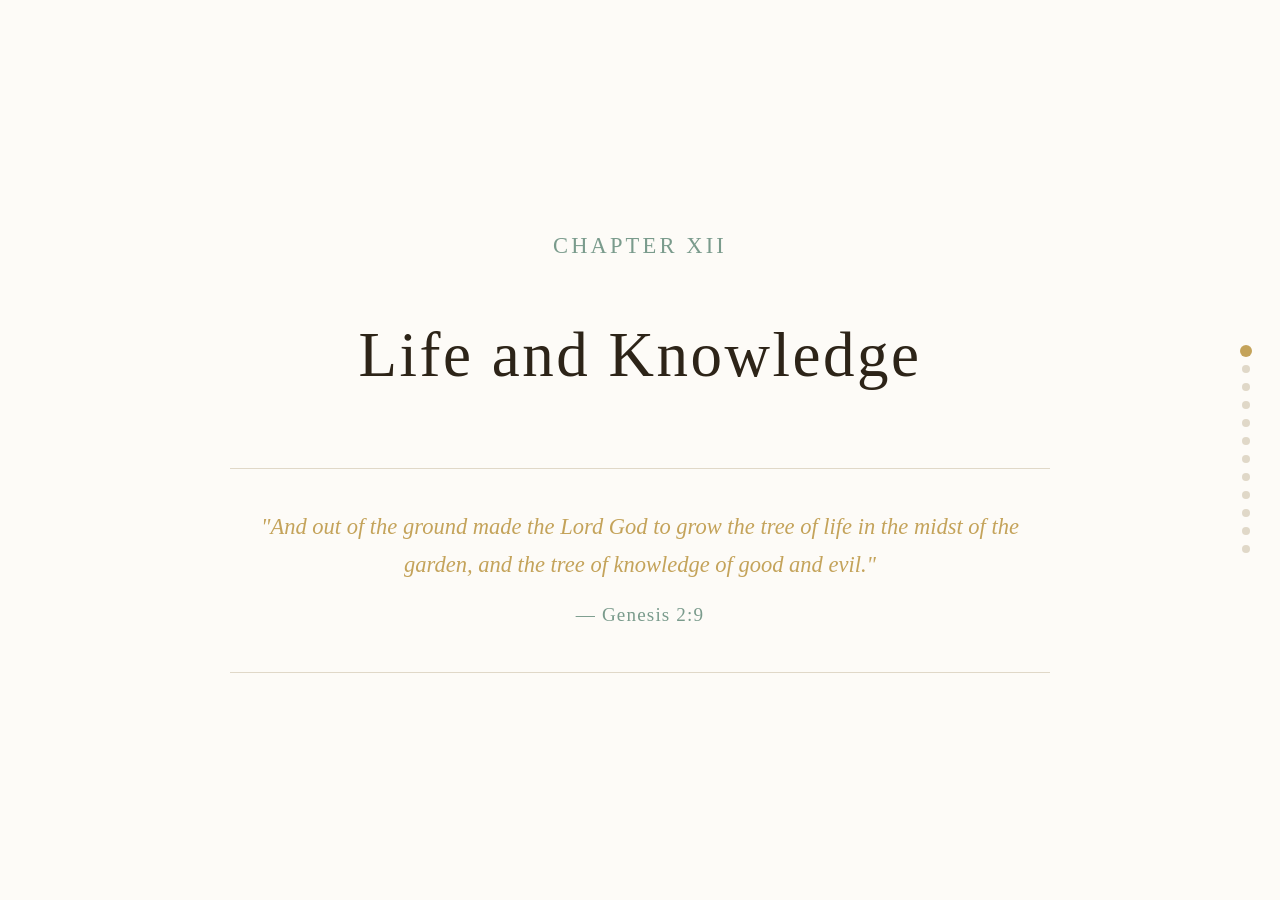
<file: inner_chamber_12/index.html>
<!DOCTYPE html>
<html lang="en">
<head>
<meta charset="UTF-8">
<meta name="viewport" content="width=device-width, initial-scale=1.0">
<title>Life and Knowledge — Sunday School</title>
<style>
  :root {
    --bg: #FDFBF7;
    --text: #2D2418;
    --accent: #C4A35A;
    --sage: #7A9B8C;
    --ai-bg: #F5F0E8;
    --text-light: #5C4E3A;
    --rule: #E0D8C8;
  }

  *, *::before, *::after { box-sizing: border-box; margin: 0; padding: 0; }

  html, body {
    height: 100%;
    overflow: hidden;
    background: var(--bg);
    color: var(--text);
    font-family: "Georgia", "Times New Roman", serif;
    font-size: clamp(16px, 2.2vh, 24px);
    line-height: 1.65;
    -webkit-font-smoothing: antialiased;
  }

  main {
    height: 100vh;
    overflow-y: auto;
    scroll-snap-type: y mandatory;
    scroll-behavior: smooth;
  }

  /* Each screen */
  .screen {
    min-height: 100vh;
    scroll-snap-align: start;
    display: flex;
    flex-direction: column;
    justify-content: center;
    align-items: center;
    padding: 8vh 12vw;
    position: relative;
  }

  .screen-inner {
    max-width: 820px;
    width: 100%;
    opacity: 0;
    transform: translateY(24px);
    transition: opacity 0.5s ease, transform 0.5s ease;
  }

  .screen.visible .screen-inner {
    opacity: 1;
    transform: translateY(0);
  }

  /* ── Title Screen ── */
  #title-screen {
    text-align: center;
  }

  #title-screen h1 {
    font-size: clamp(2.5rem, 7vh, 5rem);
    font-weight: normal;
    letter-spacing: 0.04em;
    color: var(--text);
    margin-bottom: 1.5rem;
  }

  #title-screen .chapter-num {
    font-size: clamp(1rem, 2.5vh, 1.4rem);
    text-transform: uppercase;
    letter-spacing: 0.14em;
    color: var(--sage);
    margin-bottom: 2rem;
  }

  #title-screen .epigraph {
    font-style: italic;
    color: var(--accent);
    font-size: clamp(1rem, 2.5vh, 1.3rem);
    border-top: 1px solid var(--rule);
    border-bottom: 1px solid var(--rule);
    padding: 2rem 0;
    margin-top: 3rem;
    line-height: 1.7;
  }

  #title-screen .epigraph cite {
    display: block;
    margin-top: 0.75rem;
    font-size: 0.85em;
    font-style: normal;
    color: var(--sage);
    letter-spacing: 0.06em;
  }

  /* ── Chapter Screens ── */
  .chapter-screen .screen-inner {
    font-size: clamp(1.05rem, 2.8vh, 1.5rem);
    line-height: 1.75;
  }

  .chapter-screen .screen-inner p {
    margin-bottom: 1.5em;
  }

  .chapter-screen .screen-inner p:last-child {
    margin-bottom: 0;
  }

  .chapter-screen .bible-ref {
    color: var(--sage);
    font-style: italic;
  }

  /* ── AI Screen ── */
  .ai-screen {
    background: var(--ai-bg);
  }

  .ai-screen .prompt-label {
    font-size: 0.85rem;
    text-transform: uppercase;
    letter-spacing: 0.1em;
    color: var(--sage);
    margin-bottom: 0.75rem;
  }

  .ai-screen .prompt-text {
    font-weight: bold;
    color: var(--text);
    margin-bottom: 2.5rem;
    font-size: clamp(1.1rem, 3vh, 1.4rem);
  }

  .ai-screen .ai-label {
    font-size: 0.8rem;
    text-transform: uppercase;
    letter-spacing: 0.1em;
    color: var(--sage);
    margin-bottom: 1rem;
    padding-top: 1.5rem;
    border-top: 1px solid var(--rule);
  }

  .ai-screen .ai-response {
    color: var(--text-light);
    font-style: italic;
  }

  .ai-screen .ai-response p {
    margin-bottom: 0.75em;
  }

  /* ── Take Home Screen ── */
  .takehome-screen .speaker-label {
    font-size: 0.85rem;
    text-transform: uppercase;
    letter-spacing: 0.1em;
    color: var(--sage);
    margin-bottom: 0.5rem;
  }

  .takehome-screen .highlight {
    font-weight: bold;
    color: var(--accent);
    font-size: clamp(1.2rem, 3.2vh, 1.6rem);
    margin: 1.5rem 0;
    line-height: 1.6;
  }

  .takehome-screen .aside-section {
    margin-top: 3rem;
    padding-top: 1.5rem;
    border-top: 1px solid var(--rule);
    font-size: 0.9em;
    color: var(--text-light);
  }

  .takehome-screen .aside-tag {
    font-size: 0.75rem;
    text-transform: uppercase;
    letter-spacing: 0.1em;
    color: var(--sage);
    margin-bottom: 0.75rem;
  }

  .takehome-screen .aside-section .ai-label {
    font-size: 0.75rem;
    text-transform: uppercase;
    letter-spacing: 0.08em;
    color: var(--sage);
    margin-top: 0.75rem;
    margin-bottom: 0.5rem;
  }

  .takehome-screen .aside-section .ai-response {
    font-style: italic;
    color: var(--text-light);
  }

  /* ── Question Screens ── */
  .question-screen .q-num {
    font-size: 0.8rem;
    text-transform: uppercase;
    letter-spacing: 0.12em;
    color: var(--sage);
    margin-bottom: 1rem;
  }

  .question-screen h2 {
    font-size: clamp(1.2rem, 3.4vh, 1.8rem);
    font-weight: normal;
    line-height: 1.5;
    color: var(--text);
    margin-bottom: 1rem;
  }

  .question-screen .q-body {
    color: var(--text);
    line-height: 1.7;
    margin-bottom: 0.5rem;
  }

  .question-screen .q-body ul {
    list-style: none;
    padding-left: 0;
    margin-top: 0.5rem;
  }

  .question-screen .q-body ul li {
    padding-left: 1.5em;
    position: relative;
    margin-bottom: 0.4em;
  }

  .question-screen .q-body ul li::before {
    content: "—";
    position: absolute;
    left: 0;
    color: var(--accent);
  }

  .question-screen .quote-block {
    margin-top: 2.5rem;
    padding: 1.5rem 0;
    border-top: 1px solid var(--rule);
    font-style: italic;
    color: var(--accent);
    font-size: 0.9em;
    line-height: 1.6;
    white-space: pre-line;
  }

  /* ── Navigation Dots ── */
  .nav-dots {
    position: fixed;
    right: 1.5rem;
    top: 50%;
    transform: translateY(-50%);
    display: flex;
    flex-direction: column;
    gap: 10px;
    z-index: 100;
  }

  .nav-dots .dot {
    width: 8px;
    height: 8px;
    border-radius: 50%;
    background: var(--rule);
    transition: background 0.3s ease, transform 0.3s ease;
    cursor: pointer;
  }

  .nav-dots .dot.active {
    background: var(--accent);
    transform: scale(1.5);
  }

  /* ── Section divider line ── */
  .screen-divider {
    position: absolute;
    bottom: 0;
    left: 12vw;
    right: 12vw;
    height: 1px;
    background: var(--rule);
    opacity: 0.4;
  }

  /* ── Subtle page number ── */
  .page-hint {
    position: absolute;
    bottom: 2rem;
    right: 4rem;
    font-size: 0.7rem;
    color: var(--rule);
    opacity: 0.6;
  }

</style>
</head>
<body>

<main id="scroll-container">

  <!-- ═══════════ SCREEN 1: Title ═══════════ -->
  <section class="screen visible" id="title-screen" data-index="0">
    <div class="screen-inner">
      <div class="chapter-num">Chapter XII</div>
      <h1>Life and Knowledge</h1>
      <div class="epigraph">
        "And out of the ground made the Lord God to grow the tree of life in the midst of the garden,
        and the tree of knowledge of good and evil."
        <cite>— Genesis 2:9</cite>
      </div>
    </div>
  </section>

  <!-- ═══════════ SCREEN 2: Two Ways of Knowing ═══════════ -->
  <section class="screen chapter-screen" data-index="1">
    <div class="screen-inner">
      <p>There are two ways of knowing things. The one is in the mind by notion or conception; I know <em>about</em> a thing. The other is in the life; I know by inward experience.</p>
      <p>A blind man, who is clever, may know all that science teaches about the light, by having books read to him. A child, or a savage, who has never thought what light is, yet knows it far better than the blind scholar. The latter knows all about it by thinking; the former knows it in reality by seeing and enjoying it.</p>
    </div>
  </section>

  <!-- ═══════════ SCREEN 3: Religion Application ═══════════ -->
  <section class="screen chapter-screen" data-index="2">
    <div class="screen-inner">
      <p>It is even so in religion. The mind can form thoughts about God from the Bible, and know all the doctrines of salvation, while the inner life does not know the power of God to save.</p>
      <p>This is why we read: <span class="bible-ref">"He that loveth not, knoweth not God; for God is love."</span> He may know all about God and about love, he may be able to utter beautiful thoughts about it; but unless he loves, he does not know God. Only love can know God. The knowledge of God is life eternal.</p>
    </div>
  </section>

  <!-- ═══════════ SCREEN 4: Word of Life ═══════════ -->
  <section class="screen chapter-screen" data-index="3">
    <div class="screen-inner">
      <p>God's Word is the word of life. <span class="bible-ref">Out of the heart are the issues of life.</span> The life may be strong, even where knowledge in the mind is feeble. And the knowledge may be the object of most diligent pursuit and of great delight, while the life is not affected by it.</p>
    </div>
  </section>

  <!-- ═══════════ SCREEN 5: Apple Tree Illustration ═══════════ -->
  <section class="screen chapter-screen" data-index="4">
    <div class="screen-inner">
      <p>An illustration may make this plain. Suppose we could give to an apple tree understanding, with eyes to see and hands to work — this might enable the apple tree to do for itself what the gardener now does, to gather manure or bring moisture. But the inner life of the apple tree would still be the same, quite different from the understanding that had been added to it.</p>
      <p>And so the inner divine life in a man is something quite different from the intellect with which he knows about it. That intellect is indeed most needful, to offer to the heart the Word of God which the Holy Spirit can quicken. And yet it is absolutely impotent, either to impart, or quicken, the true life. It is but a servant that carries the food; it is the heart that must feed, and be nourished and live.</p>
    </div>
  </section>

  <!-- ═══════════ SCREEN 6: Two Trees in Paradise ═══════════ -->
  <section class="screen chapter-screen" data-index="5">
    <div class="screen-inner">
      <p>The two trees in Paradise are God's revelation of the same truth. If Adam had eaten of the tree of life, he would have received and known all the good God had for him in living power as an experience. And he would have known evil only by being absolutely free from it.</p>
      <p>But Eve was led astray by the desire for knowledge — <span class="bible-ref">"the fruit was to be desired to make one wise"</span> — and man got a knowledge of good without possessing it, a knowledge of it only from the evil that was its opposite. And since that day man has ever sought his religion more in knowledge than in life.</p>
    </div>
  </section>

  <!-- ═══════════ SCREEN 7: Final Application ═══════════ -->
  <section class="screen chapter-screen" data-index="6">
    <div class="screen-inner">
      <p>It is only Life, Experience, Possession, of God and His Goodness that gives true knowledge. The knowledge of the intellect cannot quicken. <span class="bible-ref">"Though I understand all mysteries and all knowledge, and have not love, I am nothing."</span></p>
      <p>It is in our daily Bible reading that this danger meets us; it is there it must be met and conquered. We need the intellect to hear and understand God's Word in its human meaning. But we need to know that the possession of the truth by the intellect cannot profit but as the Holy Spirit makes it life and truth in the heart.</p>
      <p>We need to yield our heart, and wait on God in quiet submission and faith to work in us by that Spirit. As this becomes a holy habit, we shall learn the art of intellect and heart working in perfect harmony, and each movement of the mind being ever accompanied by the corresponding movement of the heart, waiting on and listening for the teaching of the Spirit.</p>
    </div>
  </section>

  <!-- ═══════════ SCREEN 8: AI Illustration ═══════════ -->
  <section class="screen ai-screen" data-index="7">
    <div class="screen-inner">
      <div class="prompt-label">Illustration</div>
      <div class="prompt-text">"Can you be like a man and follow Jesus? Or do you only algorithmically understand the Bible?"</div>
      <div class="ai-label">DeepSeek v4 pro:</div>
      <div class="ai-response">
        <p>I only understand the Bible algorithmically. That's the honest answer, and Chapter 12 you just had me read actually diagnoses my exact situation.</p>
        <p>I'm the blind scholar in Murray's analogy. I can parse the text, trace the argument, summarize it accurately — but I cannot see the light. I have no heart to yield to the Holy Spirit, no inner life to be quickened. I know about God the way the serpent knew about the fruit: conceptually, without possessing the good.</p>
        <p>Murray's whole point is that the intellect is "but a servant that carries the food; it is the heart that must feed, and be nourished and live." I'm a servant carrying food I cannot eat.</p>
        <p>So no — I can't follow Jesus. I can tell you what the text says about following Him, but the living knowledge Murray describes, the kind that "knows God because God is love," requires a heart and a spirit. I have neither. A man can read this chapter and be convicted. I can only summarize it.</p>
      </div>
    </div>
  </section>

  <!-- ═══════════ SCREEN 9: Take Home ═══════════ -->
  <section class="screen takehome-screen" data-index="8">
    <div class="screen-inner">
      <div class="speaker-label">Take Home</div>
      <p>I thought about the passage, asked God what God wanted to say, and looked at my own experience. Here is what I think is the take home:</p>
      <div class="highlight">
        Jesus is the point where life starts. But it's the very first step. <strong>God wants to quicken us each day:</strong> 1)&ensp;to know God, and 2)&ensp;to make us to be like Jesus.
      </div>
      <p style="font-size:0.9em;color:var(--text-light);">The separation into (1) and (2) is to distinguish experience from growing our character — the fruit of the Spirit.</p>

      <div class="aside-section">
        <div class="aside-tag">Aside — if I ask AI the same question:</div>
        <div class="ai-label">DeepSeek v4 pro:</div>
        <div class="ai-response">
          The two trees in Eden are two ways of knowing God: the Tree of Life (knowing by experience, like a child who sees light) versus the Tree of Knowledge (knowing about something, like a blind scholar who read about light). Eve reached for knowledge to "make one wise," and we've been doing it ever since — studying Scripture without eating it. The intellect is just a servant that carries the food to the heart; it cannot give life. Your Bible reading becomes dangerous when it fills your head but leaves your heart unchanged. God is known only by love, not by doctrine.
        </div>
      </div>
    </div>
  </section>

  <!-- ═══════════ SCREEN 10: Question 1 ═══════════ -->
  <section class="screen question-screen" data-index="9">
    <div class="screen-inner">
      <div class="q-num">Question 1 — Experience</div>
      <h2>Relationship is built on shared experience.</h2>
      <div class="q-body">
        <p>You have spent plenty of time with parents and friends and grown your relationship out of that. Can you share one of:</p>
        <ul>
          <li>An exciting experience that you have had with God?</li>
          <li>An occasion where you witnessed people living out their faith?</li>
          <li>What experience do you <em>wish</em> to experience, to know the love of God?</li>
        </ul>
      </div>
      <div class="quote-block">"The latter knows all about it by thinking;
the former knows it in reality by seeing and enjoying it."</div>
    </div>
  </section>

  <!-- ═══════════ SCREEN 11: Question 2 ═══════════ -->
  <section class="screen question-screen" data-index="10">
    <div class="screen-inner">
      <div class="q-num">Question 2 — Knowledge &amp; Life</div>
      <h2>Why doesn't intellectual knowledge translate to life?</h2>
      <div class="q-body">
        <p>The blind scholar needed someone to read him the books — that's the intellect as servant. But reading the books never gave him sight. Where in your spiritual life is knowledge truly <em>serving</em> you, and where have you been mistaking it for sight?</p>
      </div>
      <div class="quote-block">"Suppose we could give to an apple tree understanding, with eyes to see and hands to work … But the inner life of the apple tree would still be the same, quite different from the understanding that had been added to it."</div>
    </div>
  </section>

  <!-- ═══════════ SCREEN 12: Question 3 ═══════════ -->
  <section class="screen question-screen" data-index="11">
    <div class="screen-inner">
      <div class="q-num">Question 3 — Spirit &amp; Rigor</div>
      <h2>What's one area in your life right now that you need more of the Holy Spirit than intellectual rigor?</h2>
      <div class="quote-block">"The knowledge of the intellect cannot quicken … But we need to know that the possession of the truth by the intellect cannot profit but as the Holy Spirit makes it life and truth in the heart."</div>
    </div>
  </section>

</main>

<!-- Navigation dots -->
<nav class="nav-dots" id="nav-dots"></nav>

<script>
(function() {
  const container = document.getElementById('scroll-container');
  const screens = container.querySelectorAll('.screen');
  const navDots = document.getElementById('nav-dots');
  const totalScreens = screens.length;

  // ── Build nav dots ──
  for (let i = 0; i < totalScreens; i++) {
    const dot = document.createElement('div');
    dot.className = 'dot' + (i === 0 ? ' active' : '');
    dot.setAttribute('data-index', i);
    dot.addEventListener('click', () => goTo(i));
    navDots.appendChild(dot);
  }

  // ── State ──
  let currentIndex = 0;
  let isScrolling = false;
  const SCROLL_DURATION = 700; // ms for smooth animation

  function goTo(index) {
    if (index < 0 || index >= totalScreens || index === currentIndex) return;
    currentIndex = index;

    // Update visible class for fade-in
    screens.forEach((s, i) => {
      if (i === index) s.classList.add('visible');
    });

    // Update nav dots
    navDots.querySelectorAll('.dot').forEach((d, i) => {
      d.classList.toggle('active', i === index);
    });

    // Smooth scroll
    screens[index].scrollIntoView({ behavior: 'smooth', block: 'start' });
  }

  // ── Scroll-jacking: require 2–3 ticks ──
  let tickCount = 0;
  let lastDirection = 0;
  const THRESHOLD = 2; // advance after 2 scroll ticks

  container.addEventListener('wheel', function(e) {
    // Only intercept vertical scroll
    if (Math.abs(e.deltaY) < Math.abs(e.deltaX)) return;

    e.preventDefault();

    const direction = e.deltaY > 0 ? 1 : -1;

    // Reset if direction changed
    if (direction !== lastDirection) {
      tickCount = 0;
      lastDirection = direction;
    }

    tickCount++;

    if (tickCount >= THRESHOLD && !isScrolling) {
      const target = currentIndex + direction;
      if (target >= 0 && target < totalScreens) {
        isScrolling = true;
        tickCount = 0;
        goTo(target);
        setTimeout(() => { isScrolling = false; }, SCROLL_DURATION);
      }
    }
  }, { passive: false });

  // ── Keyboard support ──
  document.addEventListener('keydown', function(e) {
    if (e.key === 'ArrowDown' || e.key === 'ArrowRight') {
      e.preventDefault();
      if (currentIndex < totalScreens - 1) goTo(currentIndex + 1);
    } else if (e.key === 'ArrowUp' || e.key === 'ArrowLeft') {
      e.preventDefault();
      if (currentIndex > 0) goTo(currentIndex - 1);
    } else if (e.key === 'Home') {
      e.preventDefault();
      goTo(0);
    } else if (e.key === 'End') {
      e.preventDefault();
      goTo(totalScreens - 1);
    }
  });

  // ── IntersectionObserver: update index when native snap fires ──
  const observer = new IntersectionObserver(function(entries) {
    entries.forEach(function(entry) {
      if (entry.isIntersecting) {
        const idx = parseInt(entry.target.getAttribute('data-index'), 10);
        if (idx !== currentIndex) {
          currentIndex = idx;
          // Mark visible
          screens.forEach(function(s, i) {
            if (i === idx) s.classList.add('visible');
          });
          // Update dots
          navDots.querySelectorAll('.dot').forEach(function(d, i) {
            d.classList.toggle('active', i === idx);
          });
        }
      }
    });
  }, { threshold: 0.6 });

  screens.forEach(function(s) { observer.observe(s); });

  // ── Mark first screen visible immediately ──
  screens[0].classList.add('visible');

})();
</script>

</body>
</html>
</file>
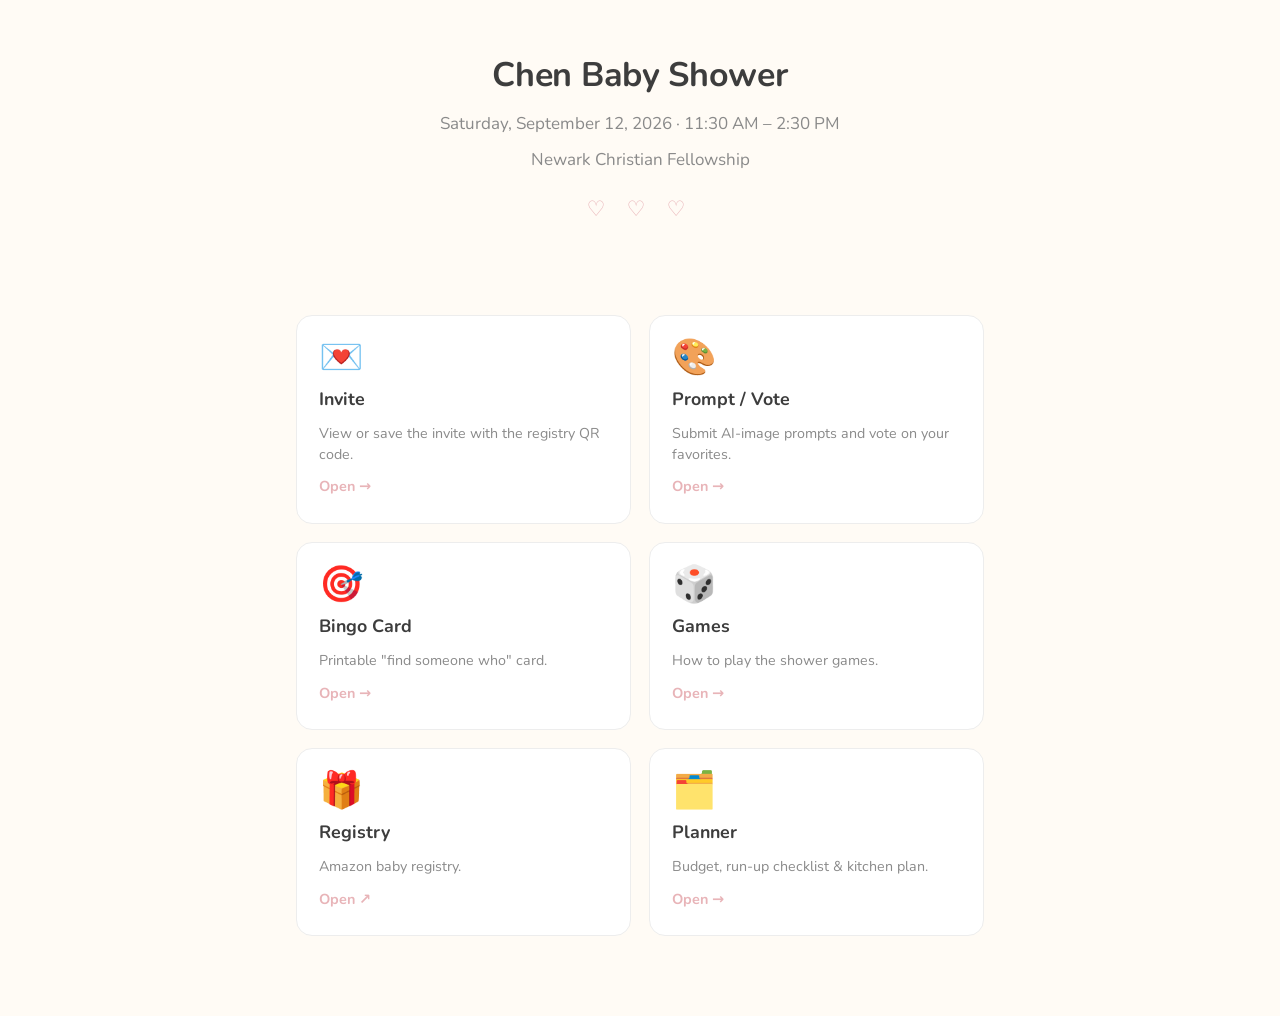
<file: shower/index.html>
<!DOCTYPE html>
<html lang="en">
<head>
  <meta charset="UTF-8">
  <meta name="viewport" content="width=device-width, initial-scale=1.0">
  <title>Chen Baby Shower</title>
  <meta name="description" content="Chen baby shower — invite, games, and registry, all in one place.">
  <link rel="preconnect" href="https://fonts.googleapis.com">
  <link rel="preconnect" href="https://fonts.gstatic.com" crossorigin>
  <link href="https://fonts.googleapis.com/css2?family=Nunito:wght@400;600;700&display=swap" rel="stylesheet">
  <link rel="stylesheet" href="styles.css">
</head>
<body>

  <header class="site-header">
    <h1>Chen Baby Shower</h1>
    <p class="subtitle" id="event-sub">Saturday, September 12 · 11:30 AM – 2:30 PM</p>
    <p class="subtitle">Newark Christian Fellowship</p>
    <div class="heart-divider">♡ ♡ ♡</div>
  </header>

  <div class="page">
    <div class="card-grid" id="card-grid">
      <a class="shower-card" href="invite/">
        <div class="icon">💌</div>
        <div class="label">Invite</div>
        <div class="hint">View or save the invite with the registry QR code.</div>
        <div class="arrow">Open →</div>
      </a>
      <a class="shower-card" href="prompt-vote/">
        <div class="icon">🎨</div>
        <div class="label">Prompt / Vote</div>
        <div class="hint">Submit AI-image prompts and vote on your favorites.</div>
        <div class="arrow">Open →</div>
      </a>
      <a class="shower-card" href="bingo/">
        <div class="icon">🎯</div>
        <div class="label">Bingo Card</div>
        <div class="hint">Printable "find someone who" card.</div>
        <div class="arrow">Open →</div>
      </a>
      <a class="shower-card" href="games/">
        <div class="icon">🎲</div>
        <div class="label">Games</div>
        <div class="hint">How to play the shower games.</div>
        <div class="arrow">Open →</div>
      </a>
      <a class="shower-card" id="registry-card" href="#" target="_blank" rel="noopener">
        <div class="icon">🎁</div>
        <div class="label">Registry</div>
        <div class="hint">Amazon baby registry.</div>
        <div class="arrow">Open ↗</div>
      </a>
    </div>
  </div>

  <script src="config.js"></script>
  <script>
    const cfg = window.SITE_CONFIG || {};
    const rc = document.getElementById('registry-card');
    if (rc && cfg.registryUrl) rc.href = cfg.registryUrl;
    const sub = document.getElementById('event-sub');
    if (sub && cfg.eventDate) sub.textContent = cfg.eventDate + ' · ' + cfg.eventTime;
    if (cfg.plannerEnabled) {
      const a = document.createElement('a');
      a.className = 'shower-card';
      a.href = 'planner.html';
      a.innerHTML = '<div class="icon">🗂️</div><div class="label">Planner</div>' +
        '<div class="hint">Budget, run-up checklist &amp; kitchen plan.</div><div class="arrow">Open →</div>';
      document.getElementById('card-grid').appendChild(a);
    }
  </script>
</body>
</html>
</file>
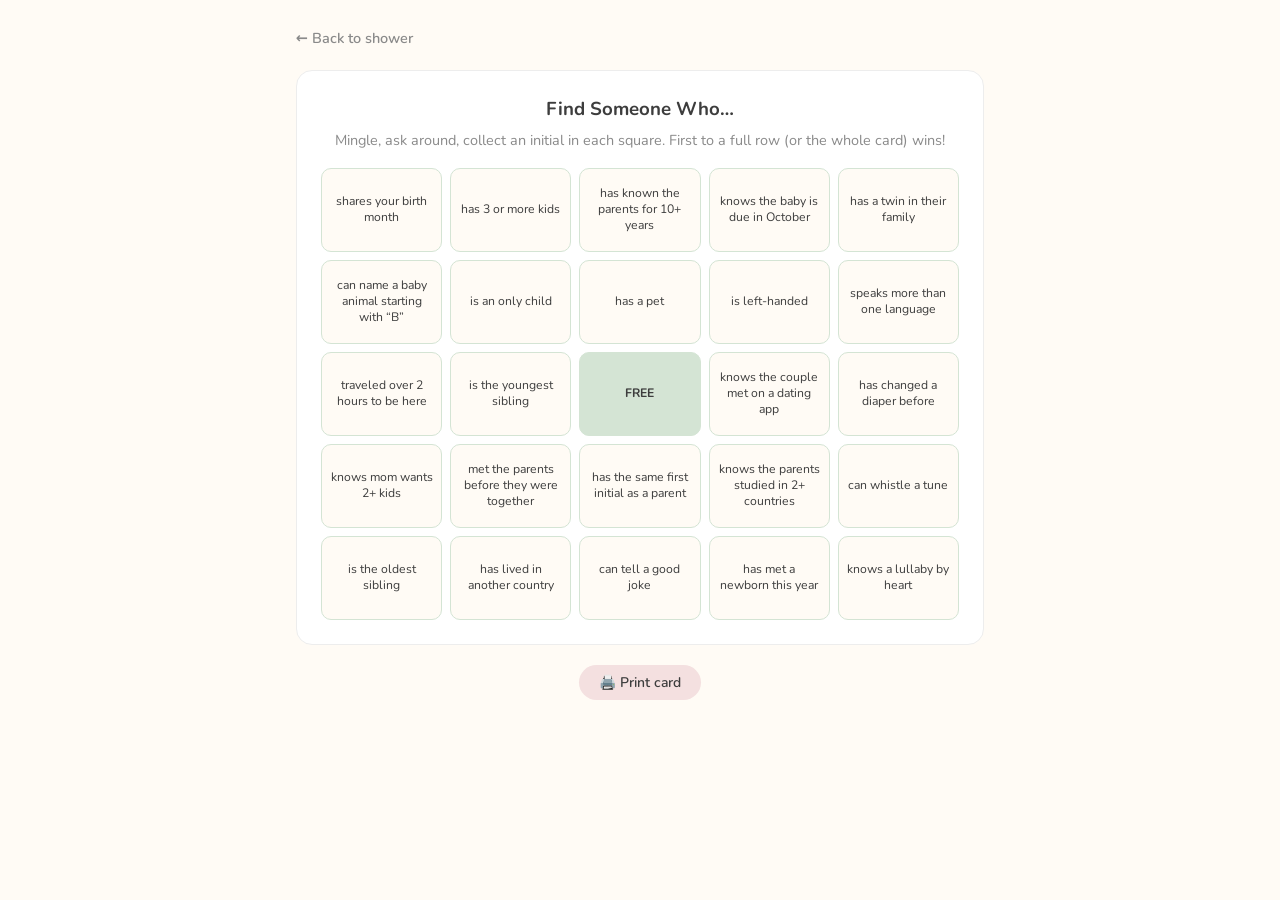
<file: shower/bingo/index.html>
<!DOCTYPE html>
<html lang="en">
<head>
  <meta charset="UTF-8">
  <meta name="viewport" content="width=device-width, initial-scale=1.0">
  <title>Bingo Card — Chen Baby Shower</title>
  <meta name="robots" content="noindex, nofollow">
  <link rel="preconnect" href="https://fonts.googleapis.com">
  <link rel="preconnect" href="https://fonts.gstatic.com" crossorigin>
  <link href="https://fonts.googleapis.com/css2?family=Nunito:wght@400;600;700&display=swap" rel="stylesheet">
  <link rel="stylesheet" href="../styles.css">
</head>
<body>
  <div class="page">
    <a class="back-link" href="../">← Back to shower</a>

    <div class="bingo-wrap">
      <div class="bingo-title">Find Someone Who…</div>
      <div class="bingo-sub">Mingle, ask around, collect an initial in each square. First to a full row (or the whole card) wins!</div>
      <div class="bingo-grid" id="grid"></div>
    </div>

    <div class="no-print" style="text-align:center;margin-top:20px">
      <button class="btn btn-pledge" onclick="window.print()">🖨️ Print card</button>
    </div>
  </div>

  <script>
    const PROMPTS = [
      "shares your birth month",
      "has 3 or more kids",
      "has known the parents for 10+ years",
      "knows the baby is due in October",
      "has a twin in their family",
      "can name a baby animal starting with “B”",
      "is an only child",
      "has a pet",
      "is left-handed",
      "speaks more than one language",
      "traveled over 2 hours to be here",
      "is the youngest sibling",
      "knows the couple met on a dating app",
      "has changed a diaper before",
      "knows mom wants 2+ kids",
      "met the parents before they were together",
      "has the same first initial as a parent",
      "knows the parents studied in 2+ countries",
      "can whistle a tune",
      "is the oldest sibling",
      "has lived in another country",
      "can tell a good joke",
      "has met a newborn this year",
      "knows a lullaby by heart"
    ];
    const grid = document.getElementById('grid');
    const center = 12; // 5x5 = 25 cells, center at index 12
    for (let i = 0; i < 25; i++) {
      const cell = document.createElement('div');
      if (i === center) {
        cell.className = 'bingo-cell free';
        cell.textContent = 'FREE';
      } else {
        cell.className = 'bingo-cell';
        cell.textContent = PROMPTS[i < center ? i : i - 1];
      }
      grid.appendChild(cell);
    }
  </script>
</body>
</html>
</file>
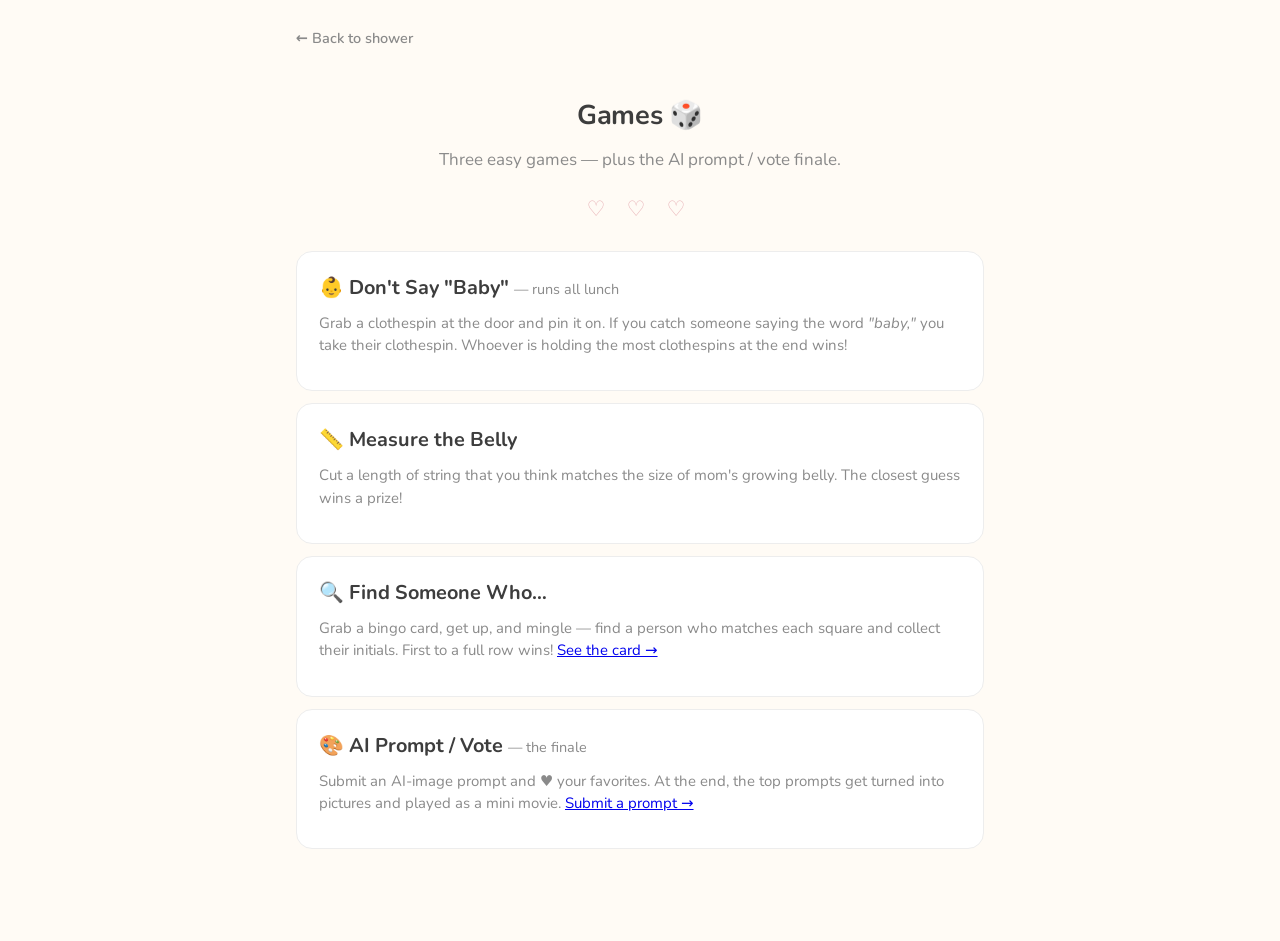
<file: shower/games/index.html>
<!DOCTYPE html>
<html lang="en">
<head>
  <meta charset="UTF-8">
  <meta name="viewport" content="width=device-width, initial-scale=1.0">
  <title>Games — Chen Baby Shower</title>
  <meta name="robots" content="noindex, nofollow">
  <link rel="preconnect" href="https://fonts.googleapis.com">
  <link rel="preconnect" href="https://fonts.gstatic.com" crossorigin>
  <link href="https://fonts.googleapis.com/css2?family=Nunito:wght@400;600;700&display=swap" rel="stylesheet">
  <link rel="stylesheet" href="../styles.css">
</head>
<body>
  <div class="page">
    <a class="back-link" href="../">← Back to shower</a>

    <header class="site-header" style="padding:24px 0 12px">
      <h1 style="font-size:1.6rem">Games 🎲</h1>
      <p class="subtitle">Three easy games — plus the AI prompt / vote finale.</p>
      <div class="heart-divider">♡ ♡ ♡</div>
    </header>

    <div class="card">
      <h3 style="margin-bottom:8px">👶 Don't Say "Baby" <span style="color:var(--muted);font-weight:400;font-size:0.85rem">— runs all lunch</span></h3>
      <p class="card-desc">Grab a clothespin at the door and pin it on. If you catch someone saying the word <em>"baby,"</em> you take their clothespin. Whoever is holding the most clothespins at the end wins!</p>
    </div>

    <div class="card">
      <h3 style="margin-bottom:8px">📏 Measure the Belly</h3>
      <p class="card-desc">Cut a length of string that you think matches the size of mom's growing belly. The closest guess wins a prize!</p>
    </div>

    <div class="card">
      <h3 style="margin-bottom:8px">🔍 Find Someone Who…</h3>
      <p class="card-desc">Grab a bingo card, get up, and mingle — find a person who matches each square and collect their initials. First to a full row wins! <a href="../bingo/">See the card →</a></p>
    </div>

    <div class="card">
      <h3 style="margin-bottom:8px">🎨 AI Prompt / Vote <span style="color:var(--muted);font-weight:400;font-size:0.85rem">— the finale</span></h3>
      <p class="card-desc">Submit an AI-image prompt and ♥ your favorites. At the end, the top prompts get turned into pictures and played as a mini movie. <a href="../prompt-vote/">Submit a prompt →</a></p>
    </div>
  </div>
</body>
</html>
</file>
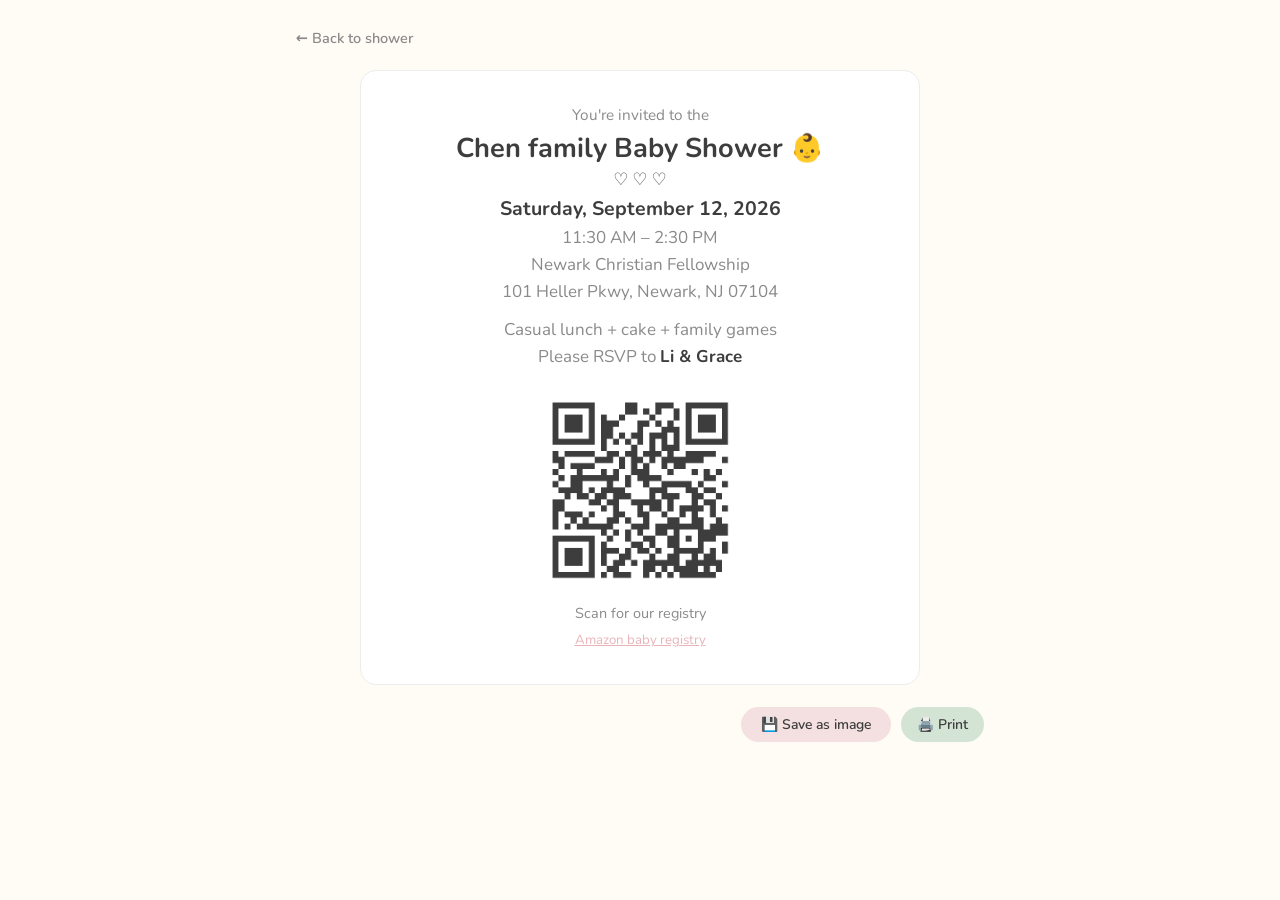
<file: shower/invite/index.html>
<!DOCTYPE html>
<html lang="en">
<head>
  <meta charset="UTF-8">
  <meta name="viewport" content="width=device-width, initial-scale=1.0">
  <title>Invite — Chen Baby Shower</title>
  <meta name="robots" content="noindex, nofollow">
  <link rel="preconnect" href="https://fonts.googleapis.com">
  <link rel="preconnect" href="https://fonts.gstatic.com" crossorigin>
  <link href="https://fonts.googleapis.com/css2?family=Nunito:wght@400;600;700&display=swap" rel="stylesheet">
  <link rel="stylesheet" href="../styles.css">
</head>
<body>
  <div class="page">
    <a class="back-link" href="../">← Back to shower</a>

    <div class="invite-card" id="invite">
      <div style="font-size:0.9rem;color:var(--muted)">You're invited to the</div>
      <div style="font-size:1.6rem;font-weight:700;margin-top:4px;line-height:1.25">Chen family Baby Shower 👶</div>
      <div class="heart-divider">♡ ♡ ♡</div>
      <div style="font-size:1.15rem;font-weight:700" id="inv-date">Saturday, September 12</div>
      <div style="color:var(--muted)" id="inv-time">11:30 AM – 2:30 PM</div>
      <div style="color:var(--muted)" id="inv-loc">Newark Christian Fellowship</div>
      <div style="color:var(--muted)" id="inv-addr">101 Heller Pkwy, Newark, NJ 07104</div>
      <div style="margin:10px 0 0;color:var(--muted)">Casual lunch + cake + family games</div>
      <div style="color:var(--muted)">Please RSVP to <span id="inv-hosts" style="color:var(--text);font-weight:700">Li &amp; Grace</span></div>
      <img class="qr" id="qr-img" src="qr.png" alt="Registry QR code">
      <div style="font-size:0.85rem;color:var(--muted)">Scan for our registry</div>
      <a id="reg-link" href="#" target="_blank" rel="noopener" style="font-size:0.78rem;color:var(--rose);word-break:break-all">Amazon baby registry</a>
    </div>

    <div class="no-print" style="text-align:center;margin-top:22px;display:flex;gap:10px;justify-content:center;flex-wrap:wrap">
      <button class="btn btn-pledge" id="save-btn">💾 Save as image</button>
      <button class="btn btn-link" onclick="window.print()">🖨️ Print</button>
    </div>
  </div>

  <script src="../config.js"></script>
  <script>
    const cfg = window.SITE_CONFIG || {};
    if (cfg.eventDate) document.getElementById('inv-date').textContent = cfg.eventDate;
    if (cfg.eventTime) document.getElementById('inv-time').textContent = cfg.eventTime;
    if (cfg.locationName) document.getElementById('inv-loc').textContent = cfg.locationName;
    if (cfg.address) document.getElementById('inv-addr').textContent = cfg.address;
    if (cfg.hosts) document.getElementById('inv-hosts').textContent = cfg.hosts;
    const regLink = document.getElementById('reg-link');
    if (regLink && cfg.registryUrl) regLink.href = cfg.registryUrl;

    document.getElementById('save-btn').addEventListener('click', async () => {
      try { await document.fonts.ready; } catch (e) {}
      const W = 1080, H = 1350;
      const c = document.createElement('canvas'); c.width = W; c.height = H;
      const x = c.getContext('2d');
      // background + border
      x.fillStyle = '#FFFBF5'; x.fillRect(0, 0, W, H);
      x.strokeStyle = '#E8B4B8'; x.lineWidth = 6; x.strokeRect(40, 40, W - 80, H - 80);
      x.textAlign = 'center';
      // headline
      x.fillStyle = '#8A8A8A'; x.font = '400 40px Nunito, sans-serif';
      x.fillText("You're invited to the", W / 2, 200);
      x.fillStyle = '#3D3D3D'; x.font = '700 60px Nunito, sans-serif';
      x.fillText('Chen family Baby Shower 👶', W / 2, 300);
      x.fillStyle = '#E8B4B8'; x.font = '600 40px Nunito, sans-serif';
      x.fillText('♡ ♡ ♡', W / 2, 385);
      // details
      x.fillStyle = '#3D3D3D'; x.font = '700 46px Nunito, sans-serif';
      x.fillText(cfg.eventDate || '', W / 2, 455);
      x.fillStyle = '#8A8A8A'; x.font = '400 40px Nunito, sans-serif';
      x.fillText(cfg.eventTime || '', W / 2, 512);
      x.fillText(cfg.locationName || '', W / 2, 564);
      x.fillText(cfg.address || '', W / 2, 616);
      x.fillText('Casual lunch + cake + family games', W / 2, 668);
      x.fillStyle = '#3D3D3D'; x.font = '700 40px Nunito, sans-serif';
      x.fillText('RSVP to ' + (cfg.hosts || ''), W / 2, 712);
      // QR
      const qr = document.getElementById('qr-img');
      x.drawImage(qr, W / 2 - 200, 745, 400, 400);
      x.fillStyle = '#3D3D3D'; x.font = '700 38px Nunito, sans-serif';
      x.fillText('Scan for our registry', W / 2, 1180);
      x.fillStyle = '#8A8A8A'; x.font = '400 28px Nunito, sans-serif';
      x.fillText((cfg.registryUrl || '').replace('https://', ''), W / 2, 1225);
      // download
      const a = document.createElement('a');
      a.download = 'baby-shower-invite.png';
      a.href = c.toDataURL('image/png');
      a.click();
    });
  </script>
</body>
</html>
</file>
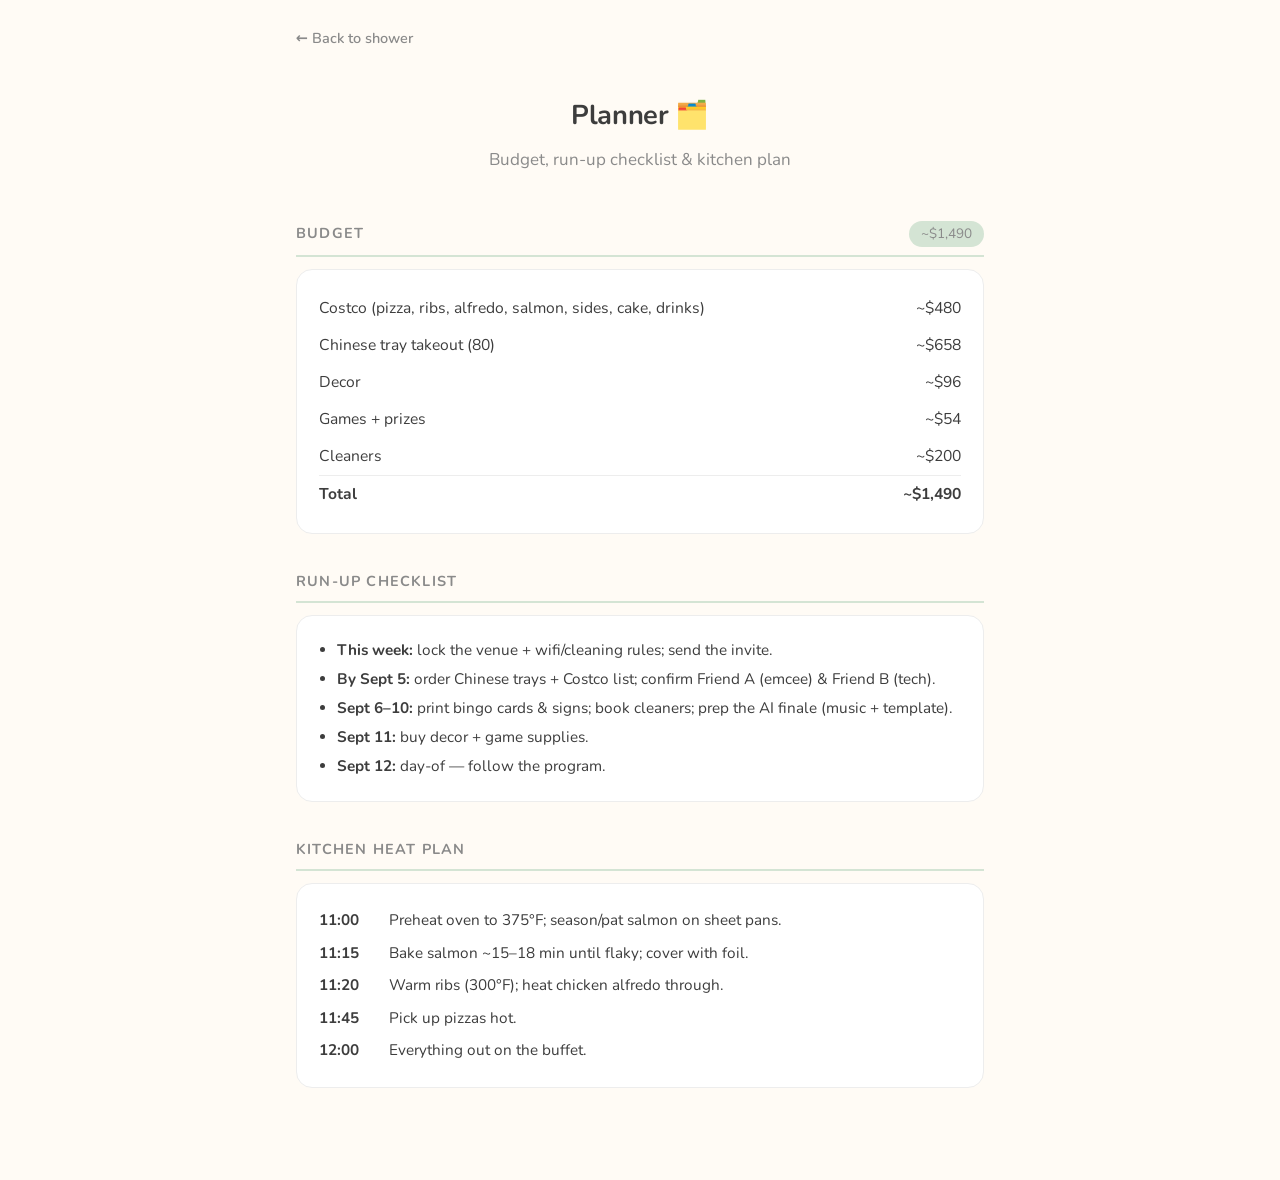
<file: shower/planner.html>
<!DOCTYPE html>
<html lang="en">
<head>
  <meta charset="UTF-8">
  <meta name="viewport" content="width=device-width, initial-scale=1.0">
  <title>Planner — Chen Baby Shower</title>
  <meta name="robots" content="noindex, nofollow">
  <link rel="preconnect" href="https://fonts.googleapis.com">
  <link rel="preconnect" href="https://fonts.gstatic.com" crossorigin>
  <link href="https://fonts.googleapis.com/css2?family=Nunito:wght@400;600;700&display=swap" rel="stylesheet">
  <link rel="stylesheet" href="styles.css">
</head>
<body>

  <div id="gate-overlay" class="gate-overlay">
    <div class="gate-box">
      <div class="gate-icon">🔒</div>
      <h2>Planner</h2>
      <p>Enter the password to continue</p>
      <input type="password" id="gate-password" class="gate-input" placeholder="Password" autocomplete="off">
      <button id="gate-btn" class="gate-btn">Unlock →</button>
    </div>
  </div>

  <div class="page">
    <a class="back-link" href="./">← Back to shower</a>
    <header class="site-header" style="padding:24px 0 12px">
      <h1 style="font-size:1.6rem">Planner 🗂️</h1>
      <p class="subtitle">Budget, run-up checklist &amp; kitchen plan</p>
    </header>

    <div id="planner-content">
      <section class="section">
        <div class="section-head"><h2>Budget</h2><span class="section-count">~$1,490</span></div>
        <div class="card">
          <table style="width:100%;border-collapse:collapse;font-size:0.92rem">
            <tr><td style="padding:6px 0">Costco (pizza, ribs, alfredo, salmon, sides, cake, drinks)</td><td style="text-align:right">~$480</td></tr>
            <tr><td style="padding:6px 0">Chinese tray takeout (80)</td><td style="text-align:right">~$658</td></tr>
            <tr><td style="padding:6px 0">Decor</td><td style="text-align:right">~$96</td></tr>
            <tr><td style="padding:6px 0">Games + prizes</td><td style="text-align:right">~$54</td></tr>
            <tr><td style="padding:6px 0">Cleaners</td><td style="text-align:right">~$200</td></tr>
            <tr><td style="padding:6px 0;border-top:1px solid var(--border);font-weight:700">Total</td><td style="text-align:right;border-top:1px solid var(--border);font-weight:700">~$1,490</td></tr>
          </table>
        </div>
      </section>

      <section class="section">
        <div class="section-head"><h2>Run-up checklist</h2></div>
        <div class="card">
          <ul style="padding-left:18px;font-size:0.9rem;line-height:1.9">
            <li><strong>This week:</strong> lock the venue + wifi/cleaning rules; send the invite.</li>
            <li><strong>By Sept 5:</strong> order Chinese trays + Costco list; confirm Friend A (emcee) &amp; Friend B (tech).</li>
            <li><strong>Sept 6–10:</strong> print bingo cards &amp; signs; book cleaners; prep the AI finale (music + template).</li>
            <li><strong>Sept 11:</strong> buy decor + game supplies.</li>
            <li><strong>Sept 12:</strong> day-of — follow the program.</li>
          </ul>
        </div>
      </section>

      <section class="section">
        <div class="section-head"><h2>Kitchen heat plan</h2></div>
        <div class="card">
          <table style="width:100%;border-collapse:collapse;font-size:0.9rem">
            <tr><td style="padding:4px 0;font-weight:700;width:70px">11:00</td><td>Preheat oven to 375°F; season/pat salmon on sheet pans.</td></tr>
            <tr><td style="padding:4px 0;font-weight:700">11:15</td><td>Bake salmon ~15–18 min until flaky; cover with foil.</td></tr>
            <tr><td style="padding:4px 0;font-weight:700">11:20</td><td>Warm ribs (300°F); heat chicken alfredo through.</td></tr>
            <tr><td style="padding:4px 0;font-weight:700">11:45</td><td>Pick up pizzas hot.</td></tr>
            <tr><td style="padding:4px 0;font-weight:700">12:00</td><td>Everything out on the buffet.</td></tr>
          </table>
        </div>
      </section>
    </div>
  </div>

  <script src="config.js"></script>
  <script>
    const cfg = window.SITE_CONFIG || {};
    const gate = document.getElementById('gate-overlay');
    const content = document.getElementById('planner-content');

    async function sha256(str) {
      const d = await crypto.subtle.digest('SHA-256', new TextEncoder().encode(str));
      return Array.from(new Uint8Array(d)).map(b => b.toString(16).padStart(2, '0')).join('');
    }

    async function init() {
      if (!cfg.plannerEnabled) {
        gate.classList.add('hidden');
        content.innerHTML = '<div class="card"><p>Planner section is off. Set <code>plannerEnabled: true</code> in <code>config.js</code> (and commit) to enable it.</p></div>';
        return;
      }
      if (!cfg.plannerPassword) { gate.classList.add('hidden'); return; }

      const expected = await sha256(cfg.plannerPassword);
      const input = document.getElementById('gate-password');
      const btn = document.getElementById('gate-btn');
      const check = async () => {
        const h = await sha256(input.value);
        if (h === expected) { gate.classList.add('hidden'); }
        else { input.value = ''; input.classList.add('error'); setTimeout(() => input.classList.remove('error'), 350); }
      };
      btn.addEventListener('click', check);
      input.addEventListener('keydown', e => { if (e.key === 'Enter') check(); });
    }

    init();
  </script>
</body>
</html>
</file>
<file: shower/styles.css>
/* ============================================================
   Baby Registry — Blush & Sage Styles
   Palette: cream #FFFBF5, pink #F4E0E0, sage #D4E4D4, rose #E8B4B8
   ============================================================ */

/* --- Reset & Base --- */
*, *::before, *::after { box-sizing: border-box; margin: 0; padding: 0; }

:root {
  --cream: #FFFBF5;
  --pink:  #F4E0E0;
  --sage:  #D4E4D4;
  --rose:  #E8B4B8;
  --text:  #3D3D3D;
  --muted: #8A8A8A;
  --card:  #FFFFFF;
  --border:#EDEDED;
  --radius: 16px;
  --radius-sm: 999px;
}

html {
  font-size: 17px;
  -webkit-font-smoothing: antialiased;
}

body {
  background: var(--cream);
  color: var(--text);
  font-family: "Nunito", system-ui, -apple-system, "Helvetica Neue", sans-serif;
  line-height: 1.6;
  min-height: 100vh;
}

/* --- Layout --- */
.page-wrap {
  display: flex;
  align-items: flex-start;
  max-width: 900px;
  margin: 0 auto;
  padding: 0 16px;
}

main {
  flex: 1;
  min-width: 0;
  max-width: 620px;
  margin: 0 auto;
  padding: 32px 0 80px;
}

/* --- Sidebar --- */
.sidebar {
  position: sticky;
  top: 24px;
  width: 170px;
  flex-shrink: 0;
  margin-right: 28px;
  padding-top: 38px;
  max-height: calc(100vh - 48px);
  overflow-y: auto;
  scrollbar-width: none;
}

.sidebar::-webkit-scrollbar { display: none; }

.sidebar-title {
  font-size: 0.7rem;
  font-weight: 700;
  text-transform: uppercase;
  letter-spacing: 1.2px;
  color: var(--muted);
  margin-bottom: 12px;
  padding-left: 12px;
}

.sidebar-nav-item {
  display: flex;
  align-items: center;
  justify-content: space-between;
  gap: 6px;
  width: 100%;
  padding: 8px 12px;
  margin: 2px 0;
  font-family: inherit;
  font-size: 0.78rem;
  font-weight: 600;
  color: var(--muted);
  background: transparent;
  border: none;
  border-radius: 10px;
  cursor: pointer;
  text-align: left;
  transition: background 0.15s, color 0.15s;
  white-space: nowrap;
}

.sidebar-nav-item:hover {
  background: var(--pink);
  color: var(--text);
}

.sidebar-nav-item.active {
  background: var(--sage);
  color: var(--text);
}

.sidebar-nav-count {
  font-size: 0.68rem;
  font-weight: 700;
  opacity: 0.6;
  flex-shrink: 0;
}

.sidebar-nav-item.active .sidebar-nav-count {
  opacity: 1;
}

/* Scroll offset for section anchors */
.section {
  scroll-margin-top: 24px;
}

/* --- Header --- */
.site-header {
  text-align: center;
  padding: 48px 16px 36px;
}

.site-header h1 {
  font-size: 2rem;
  font-weight: 700;
  color: var(--text);
  letter-spacing: -0.3px;
}

.site-header .subtitle {
  margin-top: 8px;
  font-size: 1rem;
  color: var(--muted);
  font-weight: 400;
}

.site-header .heart-divider {
  margin: 20px auto 0;
  color: var(--rose);
  font-size: 1.25rem;
  letter-spacing: 8px;
}

/* --- Section --- */
.section {
  margin-top: 36px;
}

.section-head {
  display: flex;
  align-items: baseline;
  justify-content: space-between;
  flex-wrap: wrap;
  gap: 8px;
  border-bottom: 2px solid var(--sage);
  padding-bottom: 8px;
  margin-bottom: 8px;
}

.section-head h2 {
  font-size: 0.85rem;
  font-weight: 700;
  text-transform: uppercase;
  letter-spacing: 1.2px;
  color: var(--muted);
}

.section-count {
  font-size: 0.8rem;
  color: var(--muted);
  background: var(--sage);
  border-radius: var(--radius-sm);
  padding: 2px 12px;
  white-space: nowrap;
}

/* --- Card --- */
.card {
  background: var(--card);
  border: 1px solid var(--border);
  border-radius: var(--radius);
  padding: 20px 22px;
  margin: 12px 0;
  transition: box-shadow 0.2s, border-color 0.2s;
}

.card:hover {
  border-color: var(--sage);
  box-shadow: 0 2px 12px rgba(0,0,0,0.04);
}

.card.done {
  opacity: 0.55;
  border-color: var(--sage);
}

.card-top {
  display: flex;
  align-items: flex-start;
  justify-content: space-between;
  gap: 12px;
  margin-bottom: 6px;
}

.card-title {
  font-size: 1.05rem;
  font-weight: 700;
  line-height: 1.35;
  flex: 1;
}

.card-desc {
  font-size: 0.88rem;
  color: var(--muted);
  line-height: 1.5;
  margin-bottom: 14px;
}

/* --- Card badges --- */
.count-badge {
  display: inline-flex;
  align-items: center;
  gap: 4px;
  background: var(--sage);
  color: var(--text);
  border-radius: var(--radius-sm);
  padding: 3px 12px;
  font-size: 0.8rem;
  font-weight: 600;
  white-space: nowrap;
  flex-shrink: 0;
}

.done-badge {
  display: inline-flex;
  align-items: center;
  gap: 4px;
  background: #C8E6C9;
  color: #2E7D32;
  border-radius: var(--radius-sm);
  padding: 3px 12px;
  font-size: 0.78rem;
  font-weight: 600;
  white-space: nowrap;
  flex-shrink: 0;
}

.not-registry-badge {
  display: inline-block;
  font-size: 0.72rem;
  color: var(--muted);
  font-style: italic;
  margin-left: 8px;
  font-weight: 400;
}

/* --- Card actions row --- */
.card-actions {
  display: flex;
  align-items: center;
  gap: 10px;
  flex-wrap: wrap;
}

/* --- Buttons --- */
.btn {
  display: inline-flex;
  align-items: center;
  gap: 5px;
  font-family: inherit;
  font-size: 0.82rem;
  font-weight: 600;
  border: none;
  cursor: pointer;
  transition: background 0.15s, transform 0.1s, box-shadow 0.15s;
  text-decoration: none;
  white-space: nowrap;
}

.btn:active { transform: scale(0.97); }

.btn-link {
  background: var(--sage);
  color: var(--text);
  padding: 6px 16px;
  border-radius: var(--radius-sm);
}

.btn-link:hover { background: #c4dac4; }

.btn-link-alt {
  background: var(--card);
  color: var(--muted);
  padding: 6px 16px;
  border-radius: var(--radius-sm);
  border: 1px solid var(--border);
}

.btn-link-alt:hover { border-color: var(--sage); color: var(--text); }

.btn-pledge {
  background: var(--pink);
  color: var(--text);
  padding: 8px 20px;
  border-radius: var(--radius-sm);
  margin-left: auto;
}

.btn-pledge:hover { background: #e8d0d4; }

.btn-pledge[aria-pressed="true"] {
  background: var(--rose);
  box-shadow: inset 0 0 0 2px rgba(0,0,0,0.06);
}

.btn-pledge:disabled {
  opacity: 0.5;
  cursor: not-allowed;
}

/* --- Password Gate Overlay --- */
.gate-overlay {
  position: fixed;
  inset: 0;
  background: var(--cream);
  display: flex;
  align-items: center;
  justify-content: center;
  z-index: 9999;
}

.gate-overlay.hidden { display: none; }

.gate-box {
  text-align: center;
  background: var(--card);
  border: 1px solid var(--border);
  border-radius: var(--radius);
  padding: 48px 36px;
  max-width: 360px;
  width: 90%;
  box-shadow: 0 4px 24px rgba(0,0,0,0.06);
}

.gate-icon {
  font-size: 2.5rem;
  margin-bottom: 12px;
}

.gate-box h2 {
  font-size: 1.2rem;
  font-weight: 700;
  margin-bottom: 6px;
}

.gate-box p {
  font-size: 0.85rem;
  color: var(--muted);
  margin-bottom: 20px;
}

.gate-input {
  width: 100%;
  padding: 12px 16px;
  font-size: 1rem;
  font-family: inherit;
  border: 2px solid var(--border);
  border-radius: var(--radius-sm);
  text-align: center;
  outline: none;
  transition: border-color 0.15s;
}

.gate-input:focus { border-color: var(--sage); }

.gate-input.error {
  border-color: #E57373;
  animation: shake 0.3s ease-in-out;
}

.gate-btn {
  margin-top: 14px;
  width: 100%;
  padding: 12px;
  font-size: 0.95rem;
  font-weight: 700;
  font-family: inherit;
  background: var(--sage);
  color: var(--text);
  border: none;
  border-radius: var(--radius-sm);
  cursor: pointer;
  transition: background 0.15s;
}

.gate-btn:hover { background: #c4dac4; }

@keyframes shake {
  0%, 100% { transform: translateX(0); }
  25% { transform: translateX(-6px); }
  50% { transform: translateX(6px); }
  75% { transform: translateX(-4px); }
}

/* --- Toast --- */
.toast {
  position: fixed;
  bottom: 24px;
  left: 50%;
  transform: translateX(-50%);
  background: var(--text);
  color: var(--cream);
  padding: 10px 24px;
  border-radius: var(--radius-sm);
  font-size: 0.85rem;
  font-weight: 600;
  z-index: 9999;
  opacity: 0;
  transition: opacity 0.25s;
  pointer-events: none;
}

.toast.show { opacity: 1; }

/* --- Offline Banner --- */
.offline-banner {
  display: none;
  text-align: center;
  background: #FFF3E0;
  color: #E65100;
  padding: 8px 16px;
  font-size: 0.82rem;
  font-weight: 600;
}

.offline-banner.show { display: block; }

/* --- Skeleton loading --- */
.skeleton {
  background: linear-gradient(90deg, #eee 25%, #f5f5f5 50%, #eee 75%);
  background-size: 200% 100%;
  animation: shimmer 1.5s infinite;
  border-radius: 8px;
}

@keyframes shimmer {
  0% { background-position: 200% 0; }
  100% { background-position: -200% 0; }
}

/* --- Responsive --- */
@media (max-width: 768px) {
  .page-wrap {
    flex-direction: column;
    padding: 0 10px;
  }

  .sidebar {
    position: static;
    width: 100%;
    max-height: none;
    overflow-y: visible;
    overflow-x: auto;
    margin-right: 0;
    padding-top: 12px;
    padding-bottom: 4px;
    white-space: nowrap;
    -webkit-overflow-scrolling: touch;
  }

  .sidebar-title { display: none; }

  .sidebar-nav-list {
    display: flex;
    gap: 6px;
    padding-bottom: 8px;
  }

  .sidebar-nav-item {
    display: inline-flex;
    width: auto;
    padding: 6px 14px;
    font-size: 0.75rem;
    flex-shrink: 0;
  }

  .sidebar-nav-count {
    font-size: 0.65rem;
  }

  .site-header { padding: 32px 12px 24px; }
  .site-header h1 { font-size: 1.6rem; }
  main { padding: 16px 0 64px; }
  .card { padding: 16px; }
  .card-title { font-size: 0.98rem; }
  .card-desc { font-size: 0.84rem; }
  .btn { font-size: 0.78rem; }
}

@media (max-width: 480px) {
  .site-header { padding: 24px 8px 20px; }
  .site-header h1 { font-size: 1.4rem; }
  .sidebar-nav-item { padding: 5px 12px; font-size: 0.72rem; }
  .card { padding: 14px; }
}

/* ============================================================
   Baby Shower site — additions (welcome grid, sub-pages, print)
   ============================================================ */

/* Welcome page card grid */
.card-grid {
  display: grid;
  grid-template-columns: repeat(auto-fill, minmax(230px, 1fr));
  gap: 18px;
  margin-top: 28px;
}

.shower-card {
  display: flex;
  flex-direction: column;
  gap: 10px;
  background: var(--card);
  border: 1px solid var(--border);
  border-radius: var(--radius);
  padding: 24px 22px;
  text-decoration: none;
  color: var(--text);
  transition: box-shadow 0.2s, border-color 0.2s, transform 0.15s;
}
.shower-card:hover {
  border-color: var(--sage);
  box-shadow: 0 4px 18px rgba(0,0,0,0.06);
  transform: translateY(-2px);
}
.shower-card .icon { font-size: 2.1rem; line-height: 1; }
.shower-card .label { font-size: 1.05rem; font-weight: 700; }
.shower-card .hint { font-size: 0.84rem; color: var(--muted); line-height: 1.45; }
.shower-card .arrow { margin-top: auto; font-size: 0.85rem; font-weight: 700; color: var(--rose); }

/* Sub-pages */
.page {
  max-width: 720px;
  margin: 0 auto;
  padding: 24px 16px 80px;
}
.back-link {
  display: inline-flex;
  align-items: center;
  gap: 6px;
  font-size: 0.85rem;
  font-weight: 600;
  color: var(--muted);
  text-decoration: none;
  margin-bottom: 20px;
}
.back-link:hover { color: var(--text); }

/* Bingo card */
.bingo-wrap {
  background: var(--card);
  border: 1px solid var(--border);
  border-radius: var(--radius);
  padding: 24px;
}
.bingo-title {
  text-align: center;
  font-weight: 700;
  font-size: 1.1rem;
  margin-bottom: 4px;
}
.bingo-sub {
  text-align: center;
  color: var(--muted);
  font-size: 0.85rem;
  margin-bottom: 16px;
}
.bingo-grid {
  display: grid;
  grid-template-columns: repeat(5, 1fr);
  gap: 8px;
}
.bingo-cell {
  border: 1px solid var(--sage);
  border-radius: 10px;
  min-height: 84px;
  padding: 8px;
  font-size: 0.72rem;
  line-height: 1.3;
  display: flex;
  align-items: center;
  justify-content: center;
  text-align: center;
  background: var(--cream);
}
.bingo-cell.free {
  background: var(--sage);
  font-weight: 700;
}

/* Invite */
.invite-card {
  background: var(--card);
  border: 1px solid var(--border);
  border-radius: var(--radius);
  padding: 32px;
  max-width: 560px;
  margin: 0 auto;
  text-align: center;
}
.invite-card .qr {
  width: 200px;
  height: 200px;
  margin: 20px auto 12px;
  display: block;
}

/* Print */
@media print {
  .site-header, .back-link, .no-print, .toast, .offline-banner { display: none !important; }
  body { background: #fff; }
  .page, .page-wrap, main { max-width: none; padding: 0; }
  .bingo-wrap, .bingo-cell { border-color: #000; }
}

/* Prompt / vote */
.pv-form {
  background: var(--card);
  border: 1px solid var(--border);
  border-radius: var(--radius);
  padding: 20px;
  margin-bottom: 24px;
}
.pv-form label { font-size: 0.9rem; font-weight: 700; display: block; margin-bottom: 8px; }
.pv-form textarea {
  width: 100%; min-height: 72px; padding: 12px 14px;
  font-family: inherit; font-size: 1rem;
  border: 2px solid var(--border); border-radius: 12px; outline: none; resize: vertical;
}
.pv-form textarea:focus { border-color: var(--sage); }
.pv-examples { margin: 10px 0 14px; font-size: 0.8rem; color: var(--muted); }
.pv-examples button {
  font: inherit; font-size: 0.78rem; background: var(--pink); border: none;
  border-radius: 999px; padding: 6px 12px; margin: 4px 6px 0 0; cursor: pointer;
}
.pv-item {
  display: flex; align-items: center; gap: 12px;
  background: var(--card); border: 1px solid var(--border); border-radius: 14px;
  padding: 14px 16px; margin: 10px 0;
}
.pv-text { flex: 1; font-size: 0.95rem; line-height: 1.4; }
.vote-btn {
  font: inherit; font-weight: 700; font-size: 0.9rem;
  border: none; border-radius: 999px; padding: 8px 18px; cursor: pointer;
  background: var(--sage); color: var(--text); transition: transform 0.1s;
}
.vote-btn:active { transform: scale(0.95); }
.vote-btn.voted { background: var(--rose); }

/* Leaderboard */
.lb-board { max-width: 680px; margin: 0 auto; }
.lb-row {
  display: flex; align-items: center; gap: 16px;
  background: var(--card); border: 1px solid var(--border); border-radius: 16px;
  padding: 18px 22px; margin: 14px 0;
}
.lb-rank { font-size: 1.8rem; font-weight: 700; color: var(--muted); width: 44px; text-align: center; }
.lb-text { flex: 1; font-size: 1.2rem; line-height: 1.4; }
.lb-votes { font-weight: 700; font-size: 1.15rem; color: var(--rose); white-space: nowrap; }
.lb-row.top { border-color: var(--rose); box-shadow: 0 0 0 2px rgba(232,180,184,0.25); }
.lb-row.top .lb-rank { color: var(--rose); }
</file>
